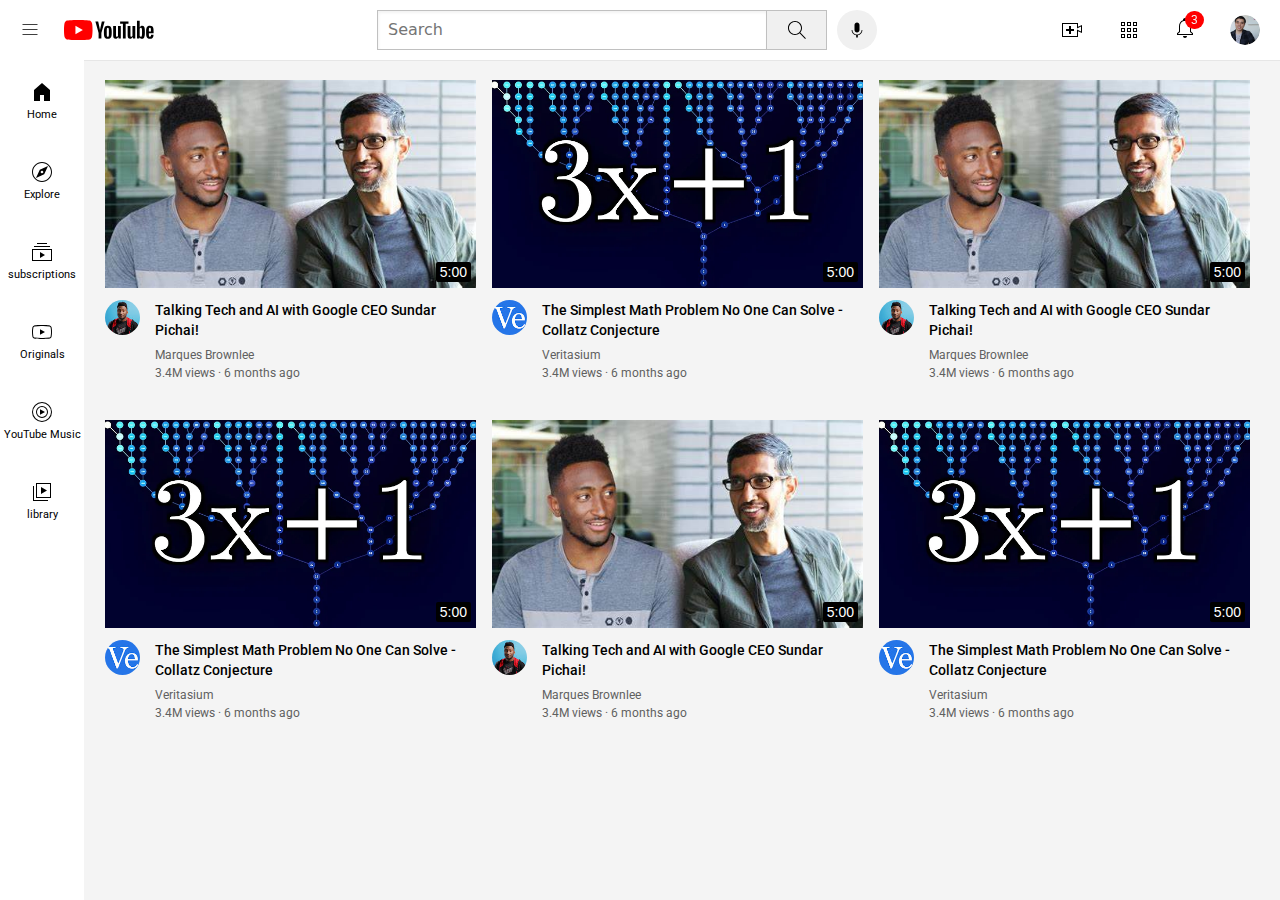
<file: index.html>
<!DOCTYPE html>
<html>
  <head>
    <title>YouTube.com Clone</title>
    <link rel="preconnect" href="https://fonts.googleapis.com">
    <link rel="preconnect" href="https://fonts.gstatic.com" crossorigin>
    <link href="https://fonts.googleapis.com/css2?family=Roboto:ital,wght@0,100;0,300;0,400;0,500;0,700;0,900;1,100;1,300;1,400;1,500;1,700;1,900&display=swap" rel="stylesheet">
    <link rel="stylesheet" href="styles/general.css">
    <link rel="stylesheet" href="styles/header.css">
    <link rel="stylesheet" href="styles/video.css">
    <link rel="stylesheet" href="styles/sidebar.css">
  </head> 
  <body style="padding-bottom: 100px;"> 
    <div class="header">
      <div class="left-section">
        <img class="hamburger-menu" src="icons/hamburger-menu.svg">
        <img class="youtube-logo" src="icons/youtube-logo.svg">
      </div>
      <div class="middle-section">
        <input class="search-bar" type="text" placeholder="Search">
        <button class="search-button">
          <img class="search-icon" src="icons/search.svg">
          <div class="tooltip">Search</div>
        </button>
        <button class="voice-search-button">
          <img class="voice-search-icon" src="icons/voice-search-icon.svg">
          <div class="tooltip">Search with your voice</div>
        </button>
      </div>
      <div class="right-section">
        <div class="upload-icon-container">
          <img class="upload" src="icons/upload.svg">
          <div class="tooltip">Create</div>
        </div>
        <img class="youtube-apps" src="icons/youtube-apps.svg">
        <div class="notifications-icon-container">
          <img class="notifications-icon" src="icons/notifications.svg">
          <div class="notifications-count">3</div>
        </div>
        <img class="my-channel" src="thumbnails/my-channel.jpeg">
    </div>
  </div>
  <div class="sidebar">
    <div class="sidebar-link">
      <img src="icons/home.svg" alt="">
      <div>Home</div>
    </div>
    <div class="sidebar-link">
      <img src="icons/explore.svg" alt="">
      <div>Explore</div>
    </div>
    <div class="sidebar-link">
      <img src="icons/subscriptions.svg" alt="">
      <div>subscriptions</div>
    </div>
    <div class="sidebar-link">
      <img src="icons/originals.svg" alt="">
      <div>Originals</div>
    </div>
    <div class="sidebar-link">
      <img src="icons/youtube-music.svg" alt="">
      <div>YouTube Music</div>
    </div>
    <div class="sidebar-link">
      <img src="icons/library.svg" alt="">
      <div>library </div>
    </div>
  </div>
    <div class="video-grid">
      <div class="video-preview">
        <div class="thumbnail-row">
          <img class="thumbnail" src="thumbnails/thumbnail-1.jpeg">
          <div class="video-time">5:00</div>
        </div>
        <div class="video-info-grid">
          <div class="channel-pic">
            <img class="pro-pic" src="thumbnails/propic.jpeg" alt="Profile Picture">
            </div>
            <div class="video-info">
            <p class="video-title">
              Talking Tech and AI with Google CEO Sundar Pichai!
            </p>
            <p class="video-author">
              Marques Brownlee
            </p>
            <p class="video-stats">
              3.4M views · 6 months ago
            </p>
            </div>
        </div>
      </div>
      <div class="video-preview">
         <div class="thumbnail-row">
            <img class="thumbnail" src="thumbnails/thumbnail-4.webp">
            <div class="video-time">5:00</div>
         </div>
        <div class="video-info-grid">
          <div class="channel-pic">
            <img class="pro-pic" src="thumbnails/propic2.jpeg" alt="Profile Picture">
          </div>
          <div class="video-info">
            <p class="video-title">
              The Simplest Math Problem No One Can Solve - Collatz Conjecture
            </p>
            <p class="video-author">
              Veritasium
            </p>
            <p class="video-stats">
              3.4M views · 6 months ago
          </div>
        </div>
      </div>
      <div class="video-preview">
        <div class="thumbnail-row">
          <img class="thumbnail" src="thumbnails/thumbnail-1.jpeg">
          <div class="video-time">5:00</div>
        </div>
        <div class="video-info-grid">
          <div class="channel-pic">
            <img class="pro-pic" src="thumbnails/propic.jpeg" alt="Profile Picture">
            </div>
            <div class="video-info">
            <p class="video-title">
              Talking Tech and AI with Google CEO Sundar Pichai!
            </p>
            <p class="video-author">
              Marques Brownlee
            </p>
            <p class="video-stats">
              3.4M views · 6 months ago
            </p>
            </div>
        </div>
      </div>
      <div class="video-preview">
         <div class="thumbnail-row">
            <img class="thumbnail" src="thumbnails/thumbnail-4.webp">
            <div class="video-time">5:00</div>
         </div>
        <div class="video-info-grid">
          <div class="channel-pic">
            <img class="pro-pic" src="thumbnails/propic2.jpeg" alt="Profile Picture">
          </div>
          <div class="video-info">
            <p class="video-title">
              The Simplest Math Problem No One Can Solve - Collatz Conjecture
            </p>
            <p class="video-author">
              Veritasium
            </p>
            <p class="video-stats">
              3.4M views · 6 months ago
          </div>
        </div>
      </div>
      <div class="video-preview">
        <div class="thumbnail-row">
          <img class="thumbnail" src="thumbnails/thumbnail-1.jpeg">
          <div class="video-time">5:00</div>
        </div>
        <div class="video-info-grid">
          <div class="channel-pic">
            <img class="pro-pic" src="thumbnails/propic.jpeg" alt="Profile Picture">
            </div>
            <div class="video-info">
            <p class="video-title">
              Talking Tech and AI with Google CEO Sundar Pichai!
            </p>
            <p class="video-author">
              Marques Brownlee
            </p>
            <p class="video-stats">
              3.4M views · 6 months ago
            </p>
            </div>
        </div>
      </div>
      <div class="video-preview">
         <div class="thumbnail-row">
            <img class="thumbnail" src="thumbnails/thumbnail-4.webp">
            <div class="video-time">5:00
            </div>
         </div>
        <div class="video-info-grid">
          <div class="channel-pic">
            <img class="pro-pic" src="thumbnails/propic2.jpeg" alt="Profile Picture">
          </div>
          <div class="video-info">
            <p class="video-title">
              The Simplest Math Problem No One Can Solve - Collatz Conjecture
            </p>
            <p class="video-author">
              Veritasium
            </p>
            <p class="video-stats">
              3.4M views · 6 months ago
          </div>
        </div>
      </div>
    </div>

  </body>
</html>
</file>
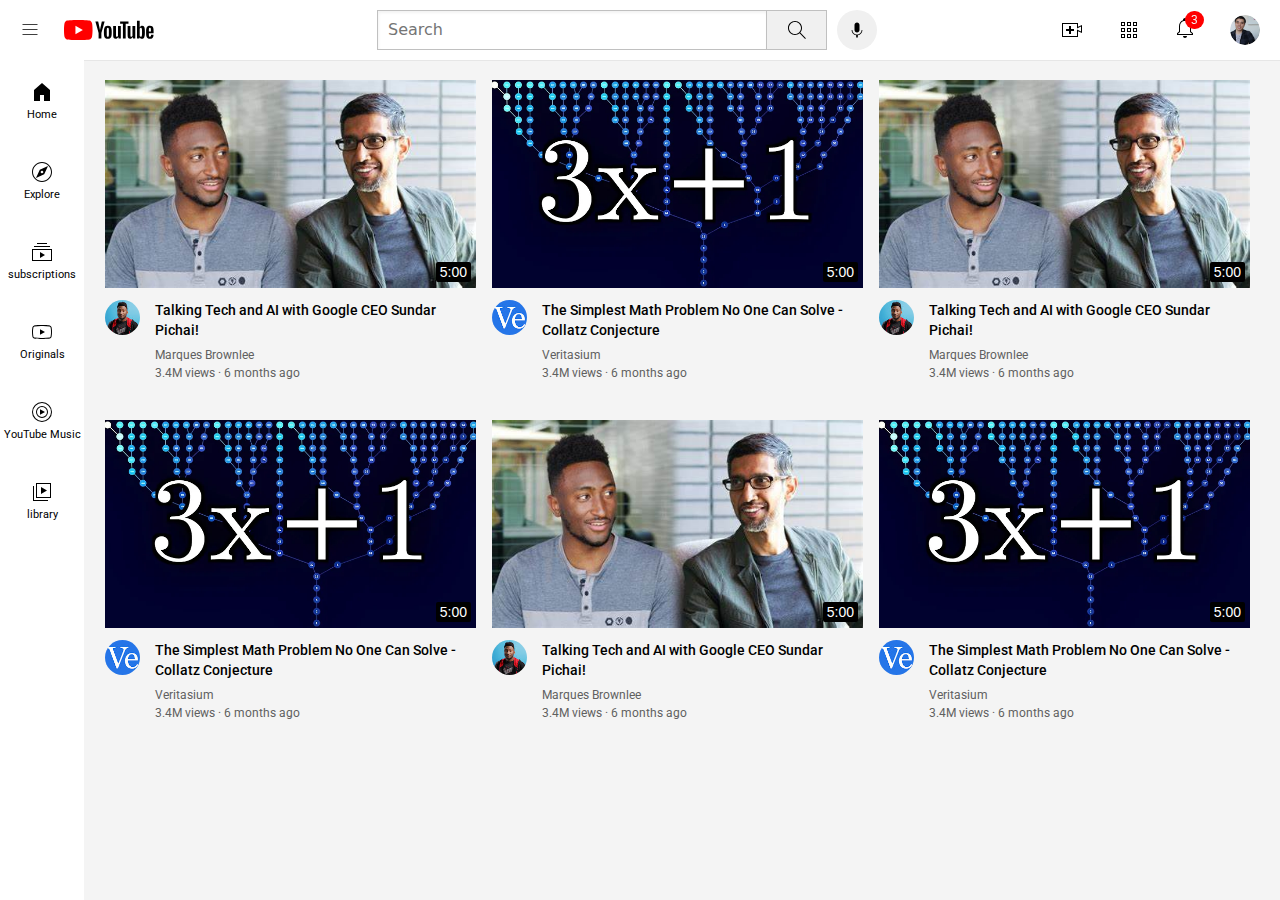
<file: Code.html>
<!DOCTYPE html>
<html>
  <head>
    <title>YouTube.com Clone</title>
    <link rel="preconnect" href="https://fonts.googleapis.com">
    <link rel="preconnect" href="https://fonts.gstatic.com" crossorigin>
    <link href="https://fonts.googleapis.com/css2?family=Roboto:ital,wght@0,100;0,300;0,400;0,500;0,700;0,900;1,100;1,300;1,400;1,500;1,700;1,900&display=swap" rel="stylesheet">
    <link rel="stylesheet" href="styles/general.css">
    <link rel="stylesheet" href="styles/header.css">
    <link rel="stylesheet" href="styles/video.css">
    <link rel="stylesheet" href="styles/sidebar.css">

  </head> 
  <body style="padding-bottom: 100px;"> 
    <div class="header">
      <div class="left-section">
        <img class="hamburger-menu" src="icons/hamburger-menu.svg">
        <img class="youtube-logo" src="icons/youtube-logo.svg">
      </div>
      <div class="middle-section">
        <input class="search-bar" type="text" placeholder="Search">
        <button class="search-button">
          <img class="search-icon" src="icons/search.svg">
          <div class="tooltip">Search</div>
        </button>
        <button class="voice-search-button">
          <img class="voice-search-icon" src="icons/voice-search-icon.svg">
          <div class="tooltip">Search with your voice</div>
        </button>
      </div>
      <div class="right-section">
        <div class="upload-icon-container">
          <img class="upload" src="icons/upload.svg">
          <div class="tooltip">Create</div>
        </div>
        <img class="youtube-apps" src="icons/youtube-apps.svg">
        <div class="notifications-icon-container">
          <img class="notifications-icon" src="icons/notifications.svg">
          <div class="notifications-count">3</div>
        </div>
        <img class="my-channel" src="thumbnails/my-channel.jpeg">
    </div>
  </div>
  <div class="sidebar">
    <div class="sidebar-link">
      <img src="icons/home.svg" alt="">
      <div>Home</div>
    </div>
    <div class="sidebar-link">
      <img src="icons/explore.svg" alt="">
      <div>Explore</div>
    </div>
    <div class="sidebar-link">
      <img src="icons/subscriptions.svg" alt="">
      <div>subscriptions</div>
    </div>
    <div class="sidebar-link">
      <img src="icons/originals.svg" alt="">
      <div>Originals</div>
    </div>
    <div class="sidebar-link">
      <img src="icons/youtube-music.svg" alt="">
      <div>YouTube Music</div>
    </div>
    <div class="sidebar-link">
      <img src="icons/library.svg" alt="">
      <div>library </div>
    </div>
  </div>
    <div class="video-grid">
      <div class="video-preview">
        <div class="thumbnail-row">
          <img class="thumbnail" src="thumbnails/thumbnail-1.jpeg">
          <div class="video-time">5:00</div>
        </div>
        <div class="video-info-grid">
          <div class="channel-pic">
            <img class="pro-pic" src="thumbnails/propic.jpeg" alt="Profile Picture">
            </div>
            <div class="video-info">
            <p class="video-title">
              Talking Tech and AI with Google CEO Sundar Pichai!
            </p>
            <p class="video-author">
              Marques Brownlee
            </p>
            <p class="video-stats">
              3.4M views · 6 months ago
            </p>
            </div>
        </div>
  
      </div>
      <div class="video-preview">
         <div class="thumbnail-row">
            <img class="thumbnail" src="thumbnails/thumbnail-4.webp">
            <div class="video-time">5:00</div>
         </div>
        <div class="video-info-grid">
          <div class="channel-pic">
            <img class="pro-pic" src="thumbnails/propic2.jpeg" alt="Profile Picture">
          </div>
          <div class="video-info">
            <p class="video-title">
              The Simplest Math Problem No One Can Solve - Collatz Conjecture
            </p>
            <p class="video-author">
              Veritasium
            </p>
            <p class="video-stats">
              3.4M views · 6 months ago
          </div>
        </div>
      </div>
      <div class="video-preview">
        <div class="thumbnail-row">
          <img class="thumbnail" src="thumbnails/thumbnail-1.jpeg">
          <div class="video-time">5:00</div>
        </div>
        <div class="video-info-grid">
          <div class="channel-pic">
            <img class="pro-pic" src="thumbnails/propic.jpeg" alt="Profile Picture">
            </div>
            <div class="video-info">
            <p class="video-title">
              Talking Tech and AI with Google CEO Sundar Pichai!
            </p>
            <p class="video-author">
              Marques Brownlee
            </p>
            <p class="video-stats">
              3.4M views · 6 months ago
            </p>
            </div>
        </div>
  
      </div>
      <div class="video-preview">
         <div class="thumbnail-row">
            <img class="thumbnail" src="thumbnails/thumbnail-4.webp">
            <div class="video-time">5:00</div>
         </div>
        <div class="video-info-grid">
          <div class="channel-pic">
            <img class="pro-pic" src="thumbnails/propic2.jpeg" alt="Profile Picture">
          </div>
          <div class="video-info">
            <p class="video-title">
              The Simplest Math Problem No One Can Solve - Collatz Conjecture
            </p>
            <p class="video-author">
              Veritasium
            </p>
            <p class="video-stats">
              3.4M views · 6 months ago
          </div>
        </div>
      </div>
      <div class="video-preview">
        <div class="thumbnail-row">
          <img class="thumbnail" src="thumbnails/thumbnail-1.jpeg">
          <div class="video-time">5:00</div>
        </div>
        <div class="video-info-grid">
          <div class="channel-pic">
            <img class="pro-pic" src="thumbnails/propic.jpeg" alt="Profile Picture">
            </div>
            <div class="video-info">
            <p class="video-title">
              Talking Tech and AI with Google CEO Sundar Pichai!
            </p>
            <p class="video-author">
              Marques Brownlee
            </p>
            <p class="video-stats">
              3.4M views · 6 months ago
            </p>
            </div>
        </div>
  
      </div>
      <div class="video-preview">
         <div class="thumbnail-row">
            <img class="thumbnail" src="thumbnails/thumbnail-4.webp">
            <div class="video-time">5:00</div>

         </div>
        <div class="video-info-grid">
          <div class="channel-pic">
            <img class="pro-pic" src="thumbnails/propic2.jpeg" alt="Profile Picture">
          </div>
          <div class="video-info">
            <p class="video-title">
              The Simplest Math Problem No One Can Solve - Collatz Conjecture
            </p>
            <p class="video-author">
              Veritasium
            </p>
            <p class="video-stats">
              3.4M views · 6 months ago
          </div>
        </div>
      </div>
  
    </div>

  </body>
</html>
</file>
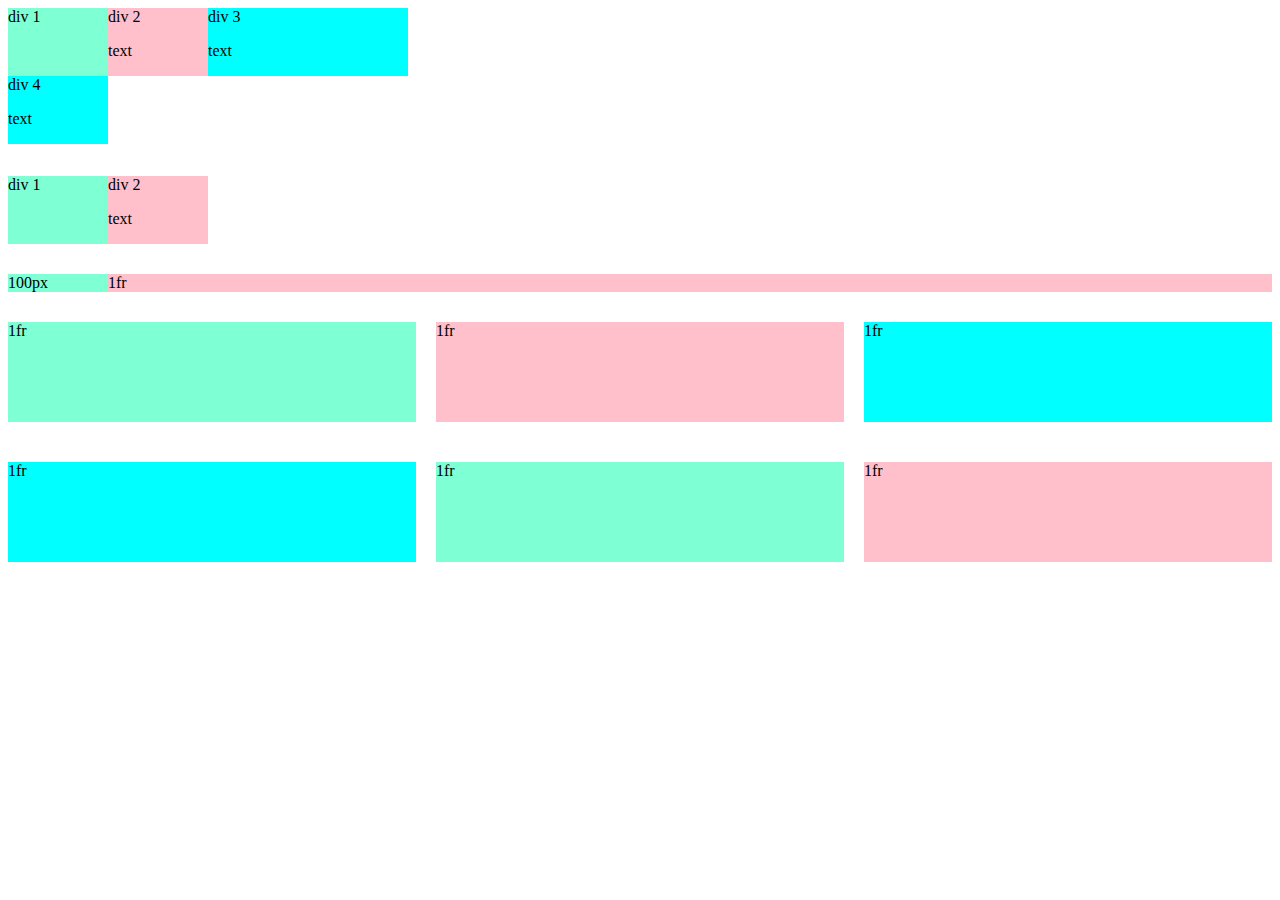
<file: cssgrid.html>
<!DOCTYPE html>
<html lang="en">
<head>
    <meta charset="UTF-8">
    <meta name="viewport" content="width=device-width, initial-scale=1.0">
    <title>Grid Practice</title>
</head>
<body style="padding: bottom 1000px ;">
    <div style="
    display: grid;
    grid-template-columns: 100px 100px 200px;">
        <div style="background-color: aquamarine;">div 1 </div>
        <div style="background-color: pink;">div 2 <p>text</p></div>
        <div style="background-color: aqua;">div 3 <p>text</p></div>
        <div style="background-color: aqua;">div 4 <p>text</p></div>
    </div>

    <div style="
    margin-top: 32px;
    display: grid;
    grid-template-columns: 100px 100px;">
        <div style="background-color: aquamarine;">div 1 </div>
        <div style="background-color: pink;">div 2 <p>text</p></div>
    </div>

    <div style="
    margin-top: 30px;
    display: grid;
    grid-template-columns: 100px 1fr;">
        <div style="background-color: aquamarine;"> 100px</div>
        <div style="background-color: pink;">1fr</div>
    </div>

    <div style="
    margin-top: 30px;
    display: grid;
    column-gap: 20px;
    row-gap: 40px;
    grid-template-columns: 1fr 1fr 1fr;">
        <div style="background-color: aquamarine; height: 100px;"> 1fr</div>
        <div style="background-color: pink;height: 100px">1fr </div>
        <div style="background-color: aqua;height: 100px">1fr</div>
        <div style="background-color: aqua; height: 100px;"> 1fr</div>
        <div style="background-color: aquamarine;height: 100px">1fr </div>
        <div style="background-color: pink;height: 100px">1fr</div>
    </div>
</body>
</html>
</file>
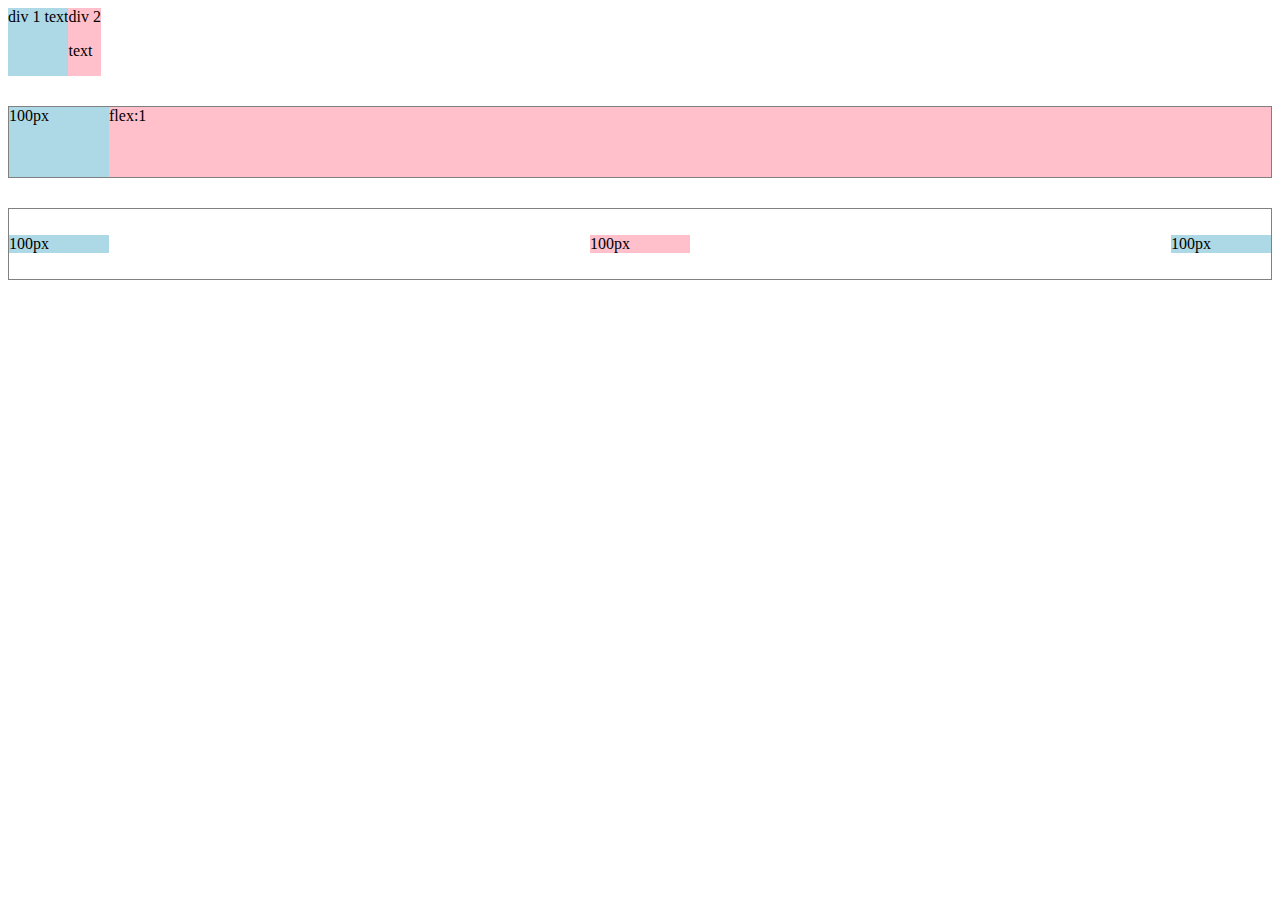
<file: flexbox.html>
<!DOCTYPE html>
<html lang="en">
<head>
    <meta charset="UTF-8">
    <meta name="viewport" content="width=device-width, initial-scale=1.0">
    <title>flexbox</title>
</head>
<body>
    <div style="
        display: flex;
        flex-direction: row;
        ">
        <div style="background-color: lightblue;">div 1 text</div>
        <div style="background-color: pink;">div 2 <p>text</p></div>
    </div>
    <div style="
        margin-top: 30px;
        height: 70px;
        border-width: 1px;
        border-style: solid;
        border-color: gray;
        display: flex;
        flex-direction: row;
        ">
        <div style="background-color: lightblue;width: 100px;">100px</div>
        <div style="background-color: pink; flex: 1;">flex:1</div>
    </div>
    <div style="
        margin-top: 30px;
        height: 70px;
        border-width: 1px;
        border-style: solid;
        border-color: gray;
        display: flex;
        flex-direction: row;
        justify-content: space-between;
        align-items: center;
        ">
        <div style="background-color: lightblue;width: 100px;">100px</div>
        <div style="background-color: pink;width: 100px;">100px</div>
        <div style="background-color: lightblue;width: 100px;">100px</div>

    </div>
</body>
</html>
</file>
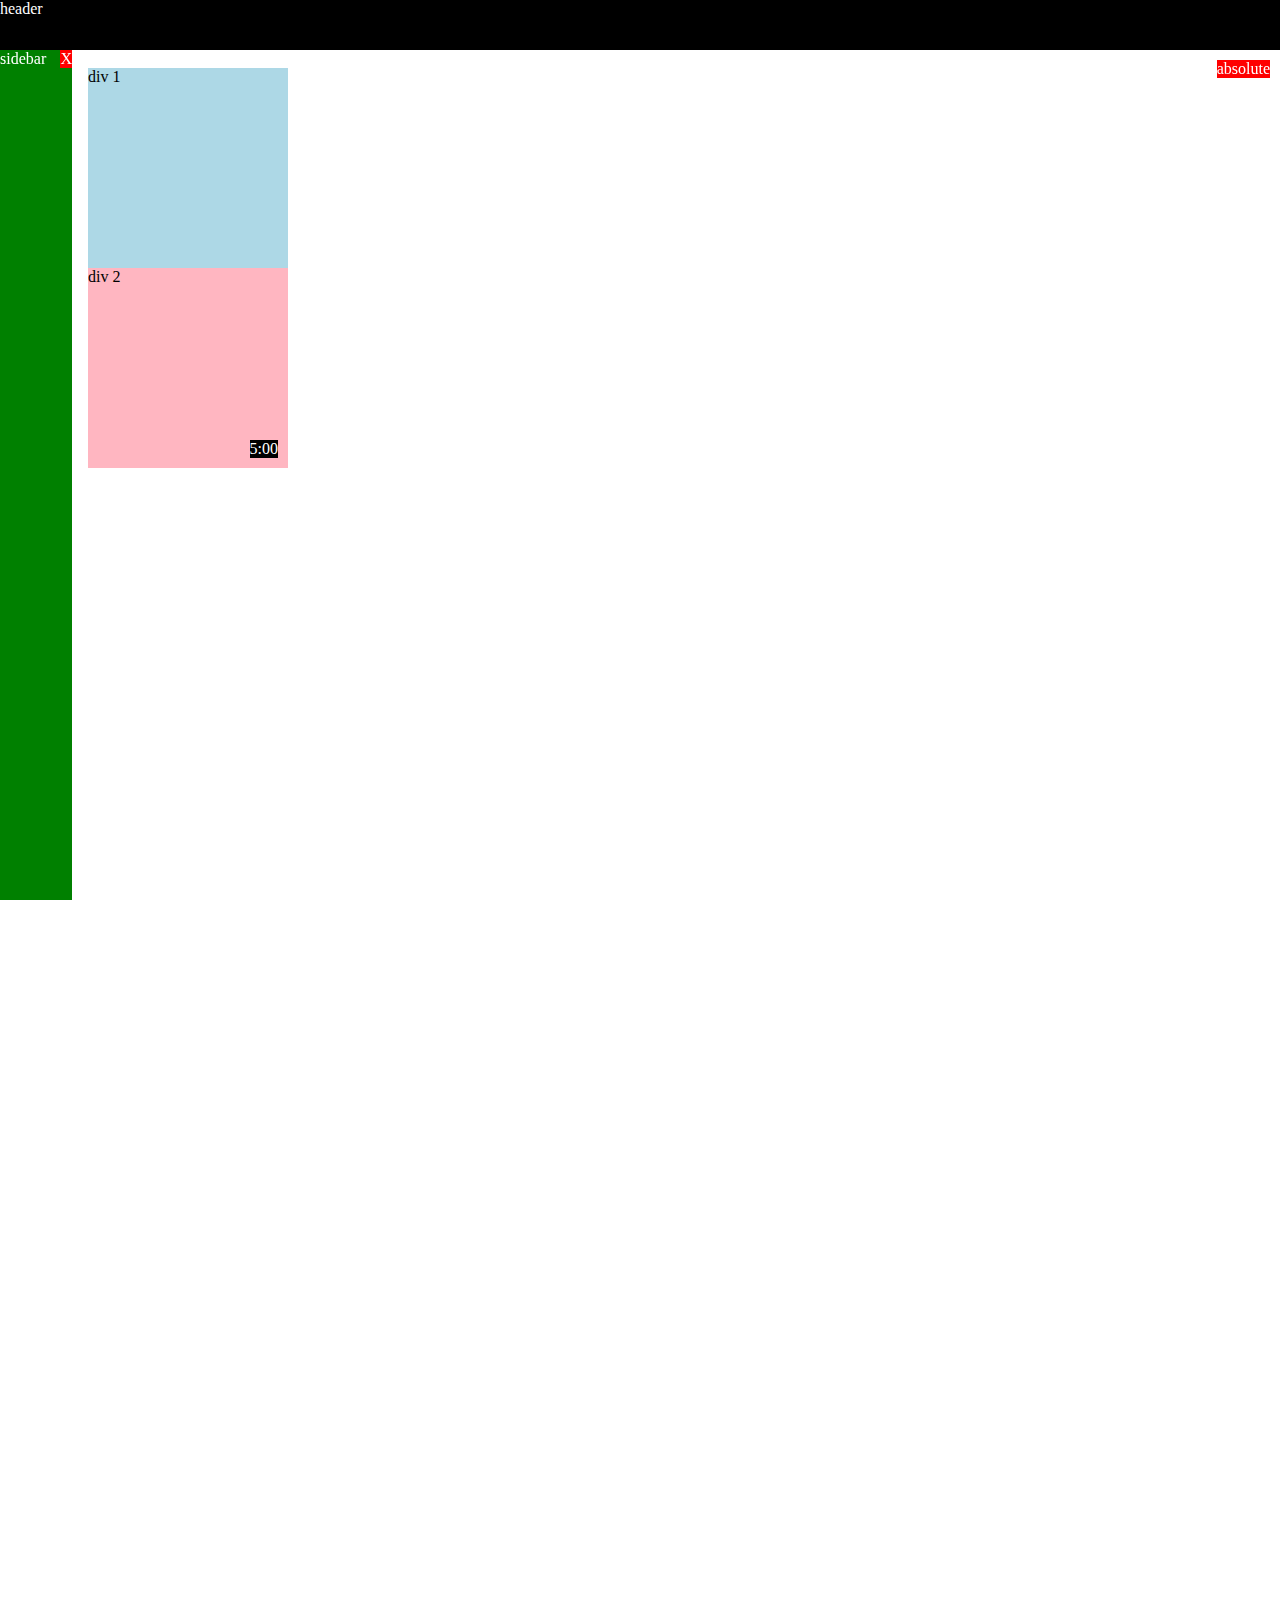
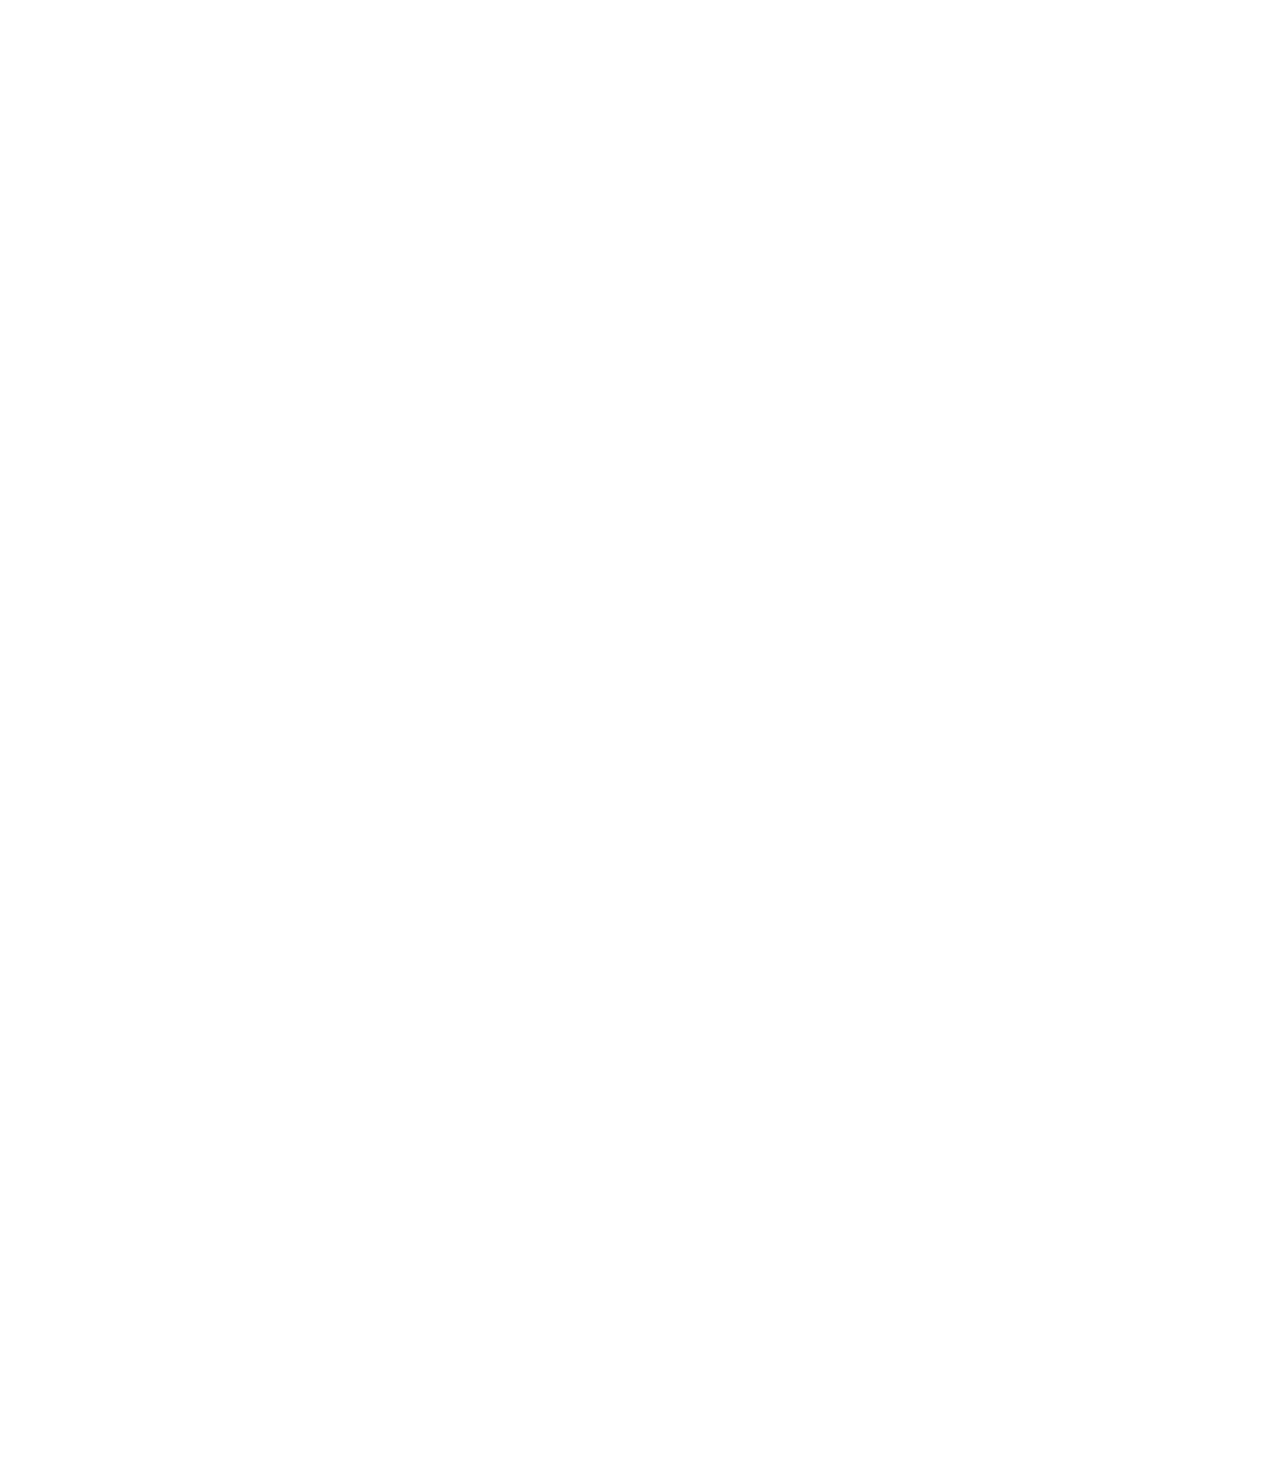
<file: position.html>
<!DOCTYPE html>
<html>
  <head>
    <title>Position Practice</title>
  </head>
  <body style="
    height: 3000px;
    padding-top: 60px;
    padding-left: 80px;
  ">

    <div style="
      background-color: black;
      color: white;
      position: fixed;
      top: 0;
      left: 0;
      right: 0;
      height: 50px;
    ">header</div>

    <div style="
      position: absolute;
      background-color: red;
      color: white;
      top: 60px;
      right: 10px;
      ">absolute
      </div>

    <div style="
      background-color: green;
      color: white;
      position: fixed;
      left: 0;
      bottom: 0;
      top: 50px;
      width: 72px;
    ">
      sidebar
      <div style="
      position: absolute;
      background-color: #ff0000;
      color: white;
      top: 0px;
      right: 0px;
      ">X
      </div>
    </div>

    <div style="
      background-color: lightblue;
      height: 200px;
      width: 200px;
      position: static;
    ">div 1</div>
    <div style="
      position: relative;
      background-color: lightpink;
      height: 200px;
      width: 200px;
    ">div 2
      <div style="
        position: absolute;
        background-color: black;
        color: white;
        bottom: 10px;
        right: 10px;
        ">5:00
        </div>
    </div>

  </body>
</html>
</file>
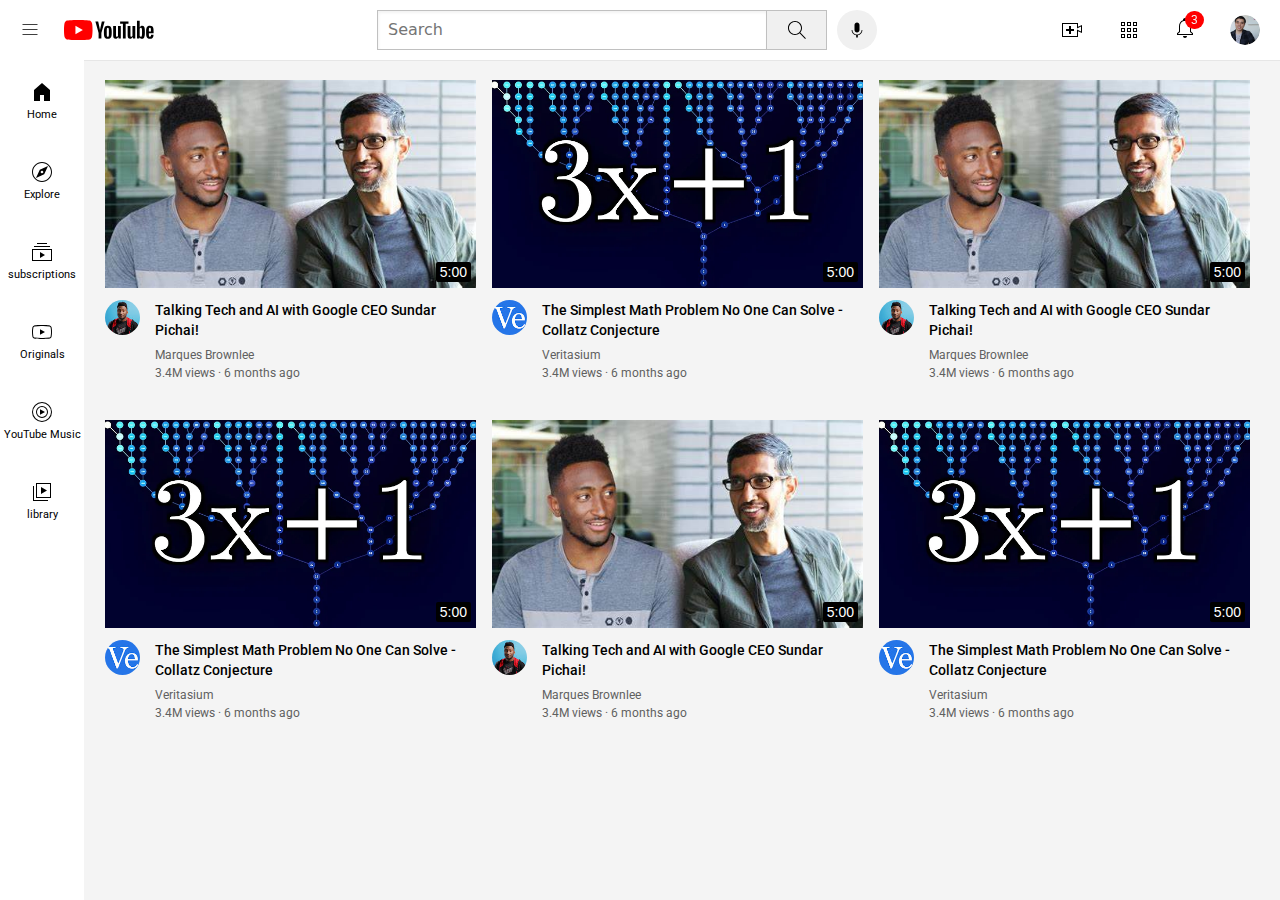
<file: youtube-Zubair.html>
<!DOCTYPE html>
<html>
  <head>
    <title>YouTube.com Clone</title>
    <link rel="preconnect" href="https://fonts.googleapis.com">
    <link rel="preconnect" href="https://fonts.gstatic.com" crossorigin>
    <link href="https://fonts.googleapis.com/css2?family=Roboto:ital,wght@0,100;0,300;0,400;0,500;0,700;0,900;1,100;1,300;1,400;1,500;1,700;1,900&display=swap" rel="stylesheet">
    <link rel="stylesheet" href="styles/general.css">
    <link rel="stylesheet" href="styles/header.css">
    <link rel="stylesheet" href="styles/video.css">
    <link rel="stylesheet" href="styles/sidebar.css">

  </head> 
  <body style="padding-bottom: 100px;"> 
    <div class="header">
      <div class="left-section">
        <img class="hamburger-menu" src="icons/hamburger-menu.svg">
        <img class="youtube-logo" src="icons/youtube-logo.svg">
      </div>
      <div class="middle-section">
        <input class="search-bar" type="text" placeholder="Search">
        <button class="search-button">
          <img class="search-icon" src="icons/search.svg">
          <div class="tooltip">Search</div>
        </button>
        <button class="voice-search-button">
          <img class="voice-search-icon" src="icons/voice-search-icon.svg">
          <div class="tooltip">Search with your voice</div>
        </button>
      </div>
      <div class="right-section">
        <div class="upload-icon-container">
          <img class="upload" src="icons/upload.svg">
          <div class="tooltip">Create</div>
        </div>
        <img class="youtube-apps" src="icons/youtube-apps.svg">
        <div class="notifications-icon-container">
          <img class="notifications-icon" src="icons/notifications.svg">
          <div class="notifications-count">3</div>
        </div>
        <img class="my-channel" src="thumbnails/my-channel.jpeg">
    </div>
  </div>
  <div class="sidebar">
    <div class="sidebar-link">
      <img src="icons/home.svg" alt="">
      <div>Home</div>
    </div>
    <div class="sidebar-link">
      <img src="icons/explore.svg" alt="">
      <div>Explore</div>
    </div>
    <div class="sidebar-link">
      <img src="icons/subscriptions.svg" alt="">
      <div>subscriptions</div>
    </div>
    <div class="sidebar-link">
      <img src="icons/originals.svg" alt="">
      <div>Originals</div>
    </div>
    <div class="sidebar-link">
      <img src="icons/youtube-music.svg" alt="">
      <div>YouTube Music</div>
    </div>
    <div class="sidebar-link">
      <img src="icons/library.svg" alt="">
      <div>library </div>
    </div>
  </div>
    <div class="video-grid">
      <div class="video-preview">
        <div class="thumbnail-row">
          <img class="thumbnail" src="thumbnails/thumbnail-1.jpeg">
          <div class="video-time">5:00</div>
        </div>
        <div class="video-info-grid">
          <div class="channel-pic">
            <img class="pro-pic" src="thumbnails/propic.jpeg" alt="Profile Picture">
            </div>
            <div class="video-info">
            <p class="video-title">
              Talking Tech and AI with Google CEO Sundar Pichai!
            </p>
            <p class="video-author">
              Marques Brownlee
            </p>
            <p class="video-stats">
              3.4M views · 6 months ago
            </p>
            </div>
        </div>
  
      </div>
      <div class="video-preview">
         <div class="thumbnail-row">
            <img class="thumbnail" src="thumbnails/thumbnail-4.webp">
            <div class="video-time">5:00</div>
         </div>
        <div class="video-info-grid">
          <div class="channel-pic">
            <img class="pro-pic" src="thumbnails/propic2.jpeg" alt="Profile Picture">
          </div>
          <div class="video-info">
            <p class="video-title">
              The Simplest Math Problem No One Can Solve - Collatz Conjecture
            </p>
            <p class="video-author">
              Veritasium
            </p>
            <p class="video-stats">
              3.4M views · 6 months ago
          </div>
        </div>
      </div>
      <div class="video-preview">
        <div class="thumbnail-row">
          <img class="thumbnail" src="thumbnails/thumbnail-1.jpeg">
          <div class="video-time">5:00</div>
        </div>
        <div class="video-info-grid">
          <div class="channel-pic">
            <img class="pro-pic" src="thumbnails/propic.jpeg" alt="Profile Picture">
            </div>
            <div class="video-info">
            <p class="video-title">
              Talking Tech and AI with Google CEO Sundar Pichai!
            </p>
            <p class="video-author">
              Marques Brownlee
            </p>
            <p class="video-stats">
              3.4M views · 6 months ago
            </p>
            </div>
        </div>
  
      </div>
      <div class="video-preview">
         <div class="thumbnail-row">
            <img class="thumbnail" src="thumbnails/thumbnail-4.webp">
            <div class="video-time">5:00</div>
         </div>
        <div class="video-info-grid">
          <div class="channel-pic">
            <img class="pro-pic" src="thumbnails/propic2.jpeg" alt="Profile Picture">
          </div>
          <div class="video-info">
            <p class="video-title">
              The Simplest Math Problem No One Can Solve - Collatz Conjecture
            </p>
            <p class="video-author">
              Veritasium
            </p>
            <p class="video-stats">
              3.4M views · 6 months ago
          </div>
        </div>
      </div>
      <div class="video-preview">
        <div class="thumbnail-row">
          <img class="thumbnail" src="thumbnails/thumbnail-1.jpeg">
          <div class="video-time">5:00</div>
        </div>
        <div class="video-info-grid">
          <div class="channel-pic">
            <img class="pro-pic" src="thumbnails/propic.jpeg" alt="Profile Picture">
            </div>
            <div class="video-info">
            <p class="video-title">
              Talking Tech and AI with Google CEO Sundar Pichai!
            </p>
            <p class="video-author">
              Marques Brownlee
            </p>
            <p class="video-stats">
              3.4M views · 6 months ago
            </p>
            </div>
        </div>
  
      </div>
      <div class="video-preview">
         <div class="thumbnail-row">
            <img class="thumbnail" src="thumbnails/thumbnail-4.webp">
            <div class="video-time">5:00</div>

         </div>
        <div class="video-info-grid">
          <div class="channel-pic">
            <img class="pro-pic" src="thumbnails/propic2.jpeg" alt="Profile Picture">
          </div>
          <div class="video-info">
            <p class="video-title">
              The Simplest Math Problem No One Can Solve - Collatz Conjecture
            </p>
            <p class="video-author">
              Veritasium
            </p>
            <p class="video-stats">
              3.4M views · 6 months ago
          </div>
        </div>
      </div>
  
    </div>

  </body>
</html>
</file>
<file: styles/general.css>
p{
    font-family: Roboto,arial;
  }
  body{
    margin: 0px;
    padding-top: 80px;
    padding-left: 105px;
    padding-right: 30px;
    background-color: rgb(244, 244, 244);  }
</file>
<file: styles/header.css>
.header{
  display: flex;
  flex-direction: row;
  height: 60px;
  justify-content: space-between;
  position: fixed;
  top: 0;
  left: 0;
  right: 0;
  z-index: 100;
  background-color: white;
  border-bottom-width: 1px;
  border-bottom-style: solid ;
  border-bottom-color: rgb(230, 230, 230) ;

}
.left-section{
  display: flex;
  align-items: center;
}
.hamburger-menu{
  height: 20px;
  margin-left: 20px;
  margin-right: 24px;
}
.youtube-logo{
  height: 20px;
}
.middle-section{
  flex: 1;
  display: flex;
  align-items: center;
  margin-left: 70px;
  margin-right: 30px;
  max-width: 500px;
}
.search-bar {
  flex: 1;
  height: 36px;
  padding-left: 10px;
  font-size: 16px;
  border-width: 1px;
  border-style: solid;
  border-color: rgb(192, 192, 192);
  box-shadow: inset 1px 2px 3px rgba(0, 0, 0, 0.05);
  width: 0;
}
.search-button {
  height: 40px;
  width: 60px;
  background-color: #f0f0f0;
  border-top: 1px;
  border-bottom: 1px;
  border-right: 1px;
  border-left: 0px;
  border-style: solid;
  border-color: rgb(192, 192, 192);
  margin-right: 10px;
} 
.search-button,
.voice-search-button,
.upload-icon-container{
  display: flex;
  justify-content: center;
  align-items: center;
  position: relative;
}
.search-bar:focus{
  border-color: #2F59D8;
  outline: none;
  border-width: 1.px;

}
.search-icon{
height: 24px;
}
.voice-search-button{
  height: 40px;
  width: 40px;
  border-radius: 20px;
  border: none;
  background-color: #f0f0f0;
}
.voice-search-icon{
  height: 20px;
}
.search-bar::placeholder{
  font-family: system-ui, -apple-system, BlinkMacSystemFont, 'Segoe UI', Roboto, Oxygen, Ubuntu, Cantarell, 'Open Sans', 'Helvetica Neue', sans-serif;
  font-size: 16px ;
}
.right-section{
  width: 200px;
  margin-right: 20px;
  display: flex;
  align-items: center;
  justify-content: space-between;
  flex-shrink: 0;
}
.upload{
  height: 24px;
}
.youtube-apps{
  height: 24px;
}
.notifications-icon{
  height: 24px;
}
.notifications-icon-container{
  position: relative;
}
.notifications-count{
  position: absolute;
  background-color: red;
  color: #f0f0f0;
  top: -5px;;
  right: -7px;
  font-family: roboto;
  font-size: 12px;
  padding-top: 2px;
  padding-bottom: 2px;
  padding-left: 6px;
  padding-right: 6px;
  border-radius: 10px;
}

.my-channel{
  height: 30px;
  border-radius: 100px;
}
.search-button .tooltip,
.voice-search-button .tooltip,
.upload-icon-container .tooltip{
  position: absolute;
  font-size: 13px;
  bottom: -40px;
  background-color: gray;
  color: white;
  padding: 4px 8px;
  opacity: 0;
  transition: opacity 0.15s;
  pointer-events: none;
  white-space: nowrap;;
}
.search-button:hover .tooltip,
.voice-search-button:hover .tooltip,
.upload-icon-container:hover .tooltip{
  opacity: 1;
}
</file>
<file: styles/video.css>
.thumbnail-row{
    position: relative;
  }
  .thumbnail {
    width: 100%;
  }
  .video-title {
    margin-top: 0;
    font-size: 14px;
    font-weight: 500;
    margin-bottom: 8px;
    line-height:20px ;
  }
  .video-info-grid{
    display: grid;
    grid-template-columns: 50px 1fr;
    margin-top: 8px;
  }
  .video-author,
  .video-stats{
    font-size: 12px;
    color: rgb(96, 96, 96);
    margin-top: 4px;
    margin-bottom: 0px;
  }
  .pro-pic{
    width: 35px;
    border-radius: 50px;
        
  }
  .video-grid {
    display: grid;
    grid-template-columns: 1fr 1fr 1fr;
    column-gap: 16px;
    row-gap: 40px;
  }
  @media (max-width:750px) {
    .video-grid
    {
      grid-template-columns: 1fr 1fr;
    }
    
    .video-title{
      overflow: hidden;
      display: -webkit-box;
      -webkit-box-orient: vertical;
      -webkit-line-clamp:2;
    }  
  }
  @media (max-width:500px) {
    .video-grid
    {
      grid-template-columns: 1fr;
    }
  }
  @media (min-width:1440px) {
    .video-title
    {
      font-size: 24px;
    }
    .video-author,
.video-stats
  {
    font-size: 16px;
  }
}
.video-time{
    position: absolute;
    background-color: black;
    color: white;
    bottom: 10px;
    right: 5px;
    font-family: Arial, Helvetica, sans-serif;
    font-weight: 500;
    font-size: 14px;
    padding-left: 4px;
    padding-right: 4px;
    padding-top: 2px;
    padding-bottom: 2px;
    border-radius: 2px;
    
  }
</file>
<file: styles/sidebar.css>
.sidebar{
    background-color: rgb(255, 255, 255);
    position: fixed;
    left: 0;
    right: 0;
    bottom: 0;
    top: 60px;
    width: 84px;
    z-index: 101;
}
.sidebar-link{
    height: 80px;
    display: flex;
    justify-content: center;
    align-items: center;
    flex-direction: column;
    cursor: pointer;
}
.sidebar-link:hover{
    background-color:rgb(237, 237, 237) ;
}
.sidebar-link img{
    height: 24px;
    margin-bottom: 4px;
}
.sidebar-link div{
    font-family: roboto;
    font-size: 11px;
}
</file>
